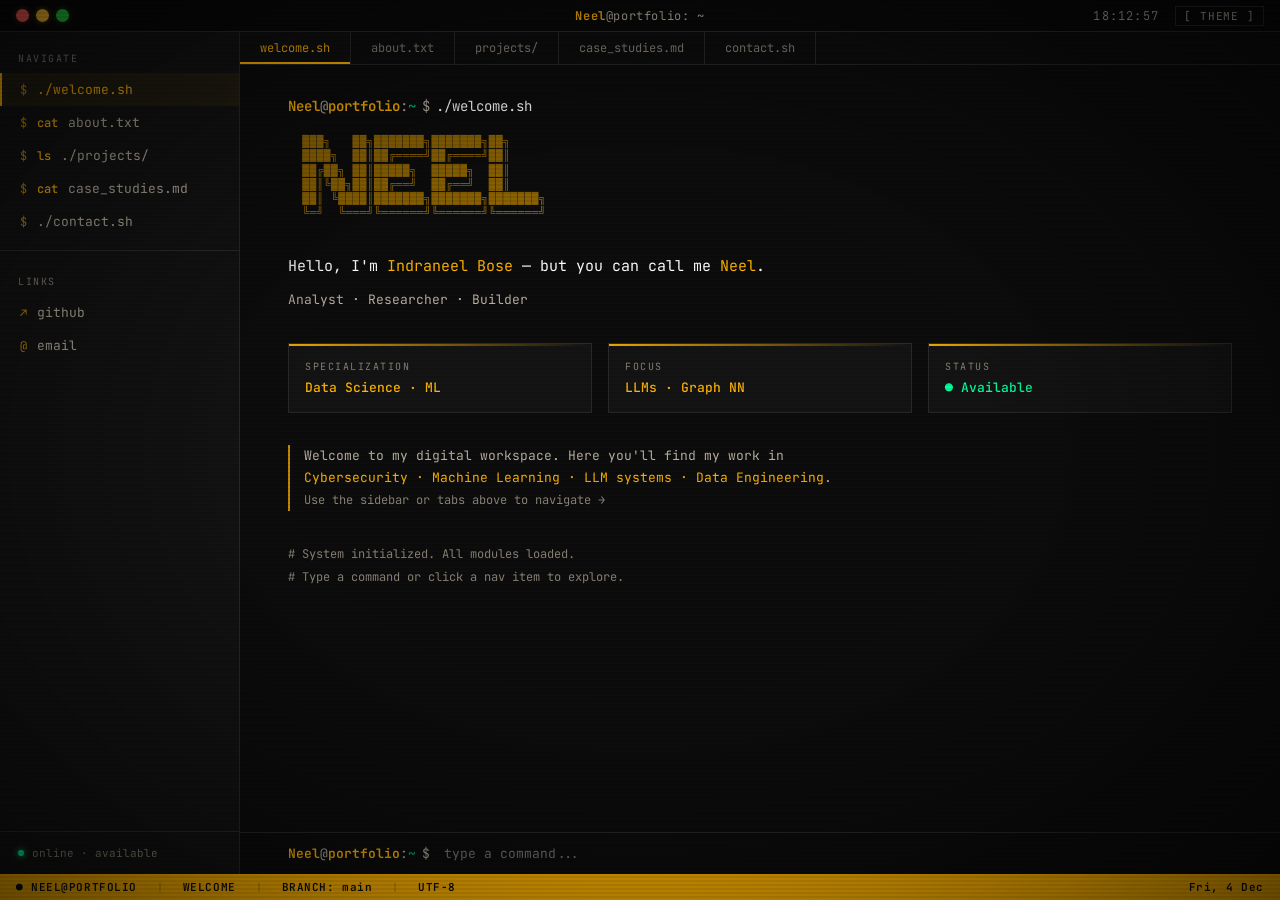
<file: index.html>
<!DOCTYPE html>
<html lang="en">

<head>
    <meta charset="UTF-8">
    <meta name="viewport" content="width=device-width, initial-scale=1.0">
    <title>Neel@portfolio: ~</title>
    <link rel="preconnect" href="https://fonts.googleapis.com">
    <link rel="preconnect" href="https://fonts.gstatic.com" crossorigin>
    <link
        href="https://fonts.googleapis.com/css2?family=Fira+Code:wght@300;400;500;600;700&family=JetBrains+Mono:wght@300;400;500;700&display=swap"
        rel="stylesheet">
    <link rel="stylesheet" href="style.css">
</head>

<body>
    <div class="os-shell">
        <div class="topbar">
            <div class="topbar-dots">
                <span class="dot red"></span>
                <span class="dot yellow"></span>
                <span class="dot green"></span>
            </div>
            <div class="topbar-title">
                <span class="host">Neel</span>@portfolio: ~
            </div>
            <div class="topbar-right">
                <span class="topbar-clock" id="clock">--:--:--</span>
                <button class="theme-btn" id="theme-btn">[ THEME ]</button>
                <button class="hamburger" id="hamburger" aria-label="Menu">
                    <span></span>
                    <span></span>
                    <span></span>
                </button>
            </div>
        </div>
        <div class="mobile-nav-overlay" id="mobile-nav-overlay"></div>
        <nav class="mobile-nav" id="mobile-nav">
            <div class="mobile-nav-header">
                <span class="mobile-nav-title">Neel@portfolio</span>
                <button class="mobile-nav-close" id="mobile-nav-close">&times;</button>
            </div>
            <div class="mobile-nav-section">
                <div class="sidebar-label">navigate</div>
                <a class="nav-item active" data-section="welcome" onclick="closeMobileNav()">
                    <span class="nav-icon">$</span>
                    <span>./welcome.sh</span>
                </a>
                <a class="nav-item" data-section="about" onclick="closeMobileNav()">
                    <span class="nav-icon">$</span>
                    <span class="nav-cmd">cat</span> about.txt
                </a>
                <a class="nav-item" data-section="projects" onclick="closeMobileNav()">
                    <span class="nav-icon">$</span>
                    <span class="nav-cmd">ls</span> ./projects/
                </a>
                <a class="nav-item" data-section="cases" onclick="closeMobileNav()">
                    <span class="nav-icon">$</span>
                    <span class="nav-cmd">cat</span> case_studies.md
                </a>
                <a class="nav-item" data-section="contact" onclick="closeMobileNav()">
                    <span class="nav-icon">$</span>
                    <span>./contact.sh</span>
                </a>
            </div>
            <div class="mobile-nav-divider"></div>
            <div class="mobile-nav-section">
                <div class="sidebar-label">links</div>
                <a class="nav-item" href="https://github.com/kaun-neel" target="_blank">
                    <span class="nav-icon">↗</span> github
                </a>
                <a class="nav-item" href="mailto:indraneelbose89191@gmail.com">
                    <span class="nav-icon">@</span> email
                </a>
            </div>
            <div class="mobile-nav-footer">
                <div class="sidebar-status">
                    <span class="status-dot"></span>
                    online · available
                </div>
            </div>
        </nav>
        <aside class="sidebar">
            <div class="sidebar-section">
                <div class="sidebar-label">navigate</div>
                <a class="nav-item active" data-section="welcome">
                    <span class="nav-icon">$</span>
                    <span>./welcome.sh</span>
                </a>
                <a class="nav-item" data-section="about">
                    <span class="nav-icon">$</span>
                    <span class="nav-cmd">cat</span> about.txt
                </a>
                <a class="nav-item" data-section="projects">
                    <span class="nav-icon">$</span>
                    <span class="nav-cmd">ls</span> ./projects/
                </a>
                <a class="nav-item" data-section="cases">
                    <span class="nav-icon">$</span>
                    <span class="nav-cmd">cat</span> case_studies.md
                </a>
                <a class="nav-item" data-section="contact">
                    <span class="nav-icon">$</span>
                    <span>./contact.sh</span>
                </a>
            </div>
            <div class="sidebar-divider"></div>
            <div class="sidebar-section">
                <div class="sidebar-label">links</div>
                <a class="nav-item" href="https://github.com/kaun-neel" target="_blank">
                    <span class="nav-icon">↗</span> github
                </a>
                <a class="nav-item" href="mailto:indraneelbose89191@gmail.com">
                    <span class="nav-icon">@</span> email
                </a>
            </div>
            <div class="sidebar-bottom">
                <div class="sidebar-status">
                    <span class="status-dot"></span>
                    online · available
                </div>
            </div>
        </aside>
        <main class="main">
            <div class="tab-bar" id="tab-bar">
                <div class="tab active" data-section="welcome">welcome.sh</div>
                <div class="tab" data-section="about">about.txt</div>
                <div class="tab" data-section="projects">projects/</div>
                <div class="tab" data-section="cases">case_studies.md</div>
                <div class="tab" data-section="contact">contact.sh</div>
            </div>
            <div class="content-scroll">
                <div class="term-section active" id="sec-welcome">
                    <div class="welcome-section" style="padding:0">
                        <div class="prompt-line">
                            <span class="p-user">Neel</span><span class="p-at">@</span><span
                                class="p-host">portfolio</span><span class="p-colon">:</span><span
                                class="p-path">~</span><span class="p-dollar">$</span><span
                                class="p-cmd">./welcome.sh</span>
                        </div>
                        <div class="welcome-header"
                            style="display: flex; justify-content: flex-start; align-items: flex-end; margin-bottom: 32px; position: relative;">
                            <pre class="welcome-ascii" style="margin-bottom: 0;">
  ███╗   ██╗███████╗███████╗██╗
  ████╗  ██║██╔════╝██╔════╝██║
  ██╔██╗ ██║█████╗  █████╗  ██║
  ██║╚██╗██║██╔══╝  ██╔══╝  ██║
  ██║ ╚████║███████╗███████╗███████╗
  ╚═╝  ╚═══╝╚══════╝╚══════╝╚══════╝</pre>
                        </div>
                        <div style="margin-bottom: 28px;">
                            <p class="welcome-text">
                                Hello, I'm <span class="hl">Indraneel Bose</span> — but you can call me <span
                                    class="hl">Neel</span>.
                            </p>
                            <p class="welcome-text" style="color: var(--text-dim); font-size:13px; margin-top:6px;">
                                Analyst · Researcher · Builder
                            </p>
                        </div>
                        <div class="welcome-meta">
                            <div class="meta-card">
                                <div class="label">Specialization</div>
                                <div class="value">Data Science · ML</div>
                            </div>
                            <div class="meta-card">
                                <div class="label">Focus</div>
                                <div class="value">LLMs · Graph NN</div>
                            </div>
                            <div class="meta-card">
                                <div class="label">Status</div>
                                <div class="value" style="color: var(--green);">● Available</div>
                            </div>
                        </div>
                        <div class="welcome-hint">
                            Welcome to my digital workspace. Here you'll find my work in<br>
                            <span style="color:var(--amber)">Cybersecurity · Machine Learning · LLM systems · Data
                                Engineering</span>.<br>
                            <span style="color:var(--text-muted); font-size:12px;">Use the sidebar or tabs above to
                                navigate →</span>
                        </div>
                        <div style="margin-top: 32px; color: var(--text-muted); font-size: 12px; line-height: 1.9;">
                            <p># System initialized. All modules loaded.</p>
                            <p># Type a command or click a nav item to explore.</p>
                        </div>
                    </div>
                </div>
                <div class="term-section" id="sec-about">
                    <div class="prompt-line">
                        <span class="p-user">Neel</span><span class="p-at">@</span><span
                            class="p-host">portfolio</span><span class="p-colon">:</span><span
                            class="p-path">~</span><span class="p-dollar">$</span><span class="p-cmd">cat
                            about.txt</span>
                    </div>
                    <div class="about-grid">
                        <div class="about-bio">
                            <p>Hello! I'm <span class="hl">Neel</span> — a passionate analyst who loves to dig into data
                                and uncover what's really going on beneath the surface.</p>
                            <p>I specialize in <span class="hl">Data Science</span> and <span class="hl">Machine
                                    Learning</span>, with a particular interest in Graph Neural Networks, LLM systems,
                                and deep learning applications.</p>
                            <p>When I'm not building models, I'm probably researching the next interesting problem — or
                                shipping a side project that goes from <em>"cool idea"</em> to <em>"why did I start
                                    this"</em> real fast.</p>
                            <p class="comment"># Currently exploring: multi-agent architectures, climate modeling with
                                neural surrogates, and graph-based social analytics.</p>
                        </div>
                        <div class="stack-panel">
                            <div class="stack-header">
                                <span class="dot-g"></span>
                                stack.json — technologies
                            </div>
                            <div class="stack-body">
                                <span class="stack-item">Python</span>
                                <span class="stack-item">JavaScript</span>
                                <span class="stack-item">TypeScript</span>
                                <span class="stack-item">Go</span>
                                <span class="stack-item">C++</span>
                                <span class="stack-item">Java</span>
                                <span class="stack-item">Node.js</span>
                                <span class="stack-item">HTML5</span>
                                <span class="stack-item">CSS3</span>
                                <span class="stack-item">Firebase</span>
                                <span class="stack-item">Docker</span>
                                <span class="stack-item">Kubernetes</span>
                                <span class="stack-item">Git</span>
                                <span class="stack-item">GitHub</span>
                                <span class="stack-item">GCP</span>
                                <span class="stack-item">C</span>
                            </div>
                        </div>
                    </div>
                </div>
                <div class="term-section" id="sec-projects">
                    <div class="prompt-line">
                        <span class="p-user">Neel</span><span class="p-at">@</span><span
                            class="p-host">portfolio</span><span class="p-colon">:</span><span
                            class="p-path">~</span><span class="p-dollar">$</span><span class="p-cmd">ls -la
                            ./projects/</span>
                    </div>
                    <div class="projects-grid">
                        <div class="project-card" onclick="navigate('proj-graphy')" style="cursor: pointer;">
                            <div class="project-tag">01 · Data Science</div>
                            <div class="project-name">Graphy.io</div>
                            <div class="project-desc">Social Network Analysis using Graph Neural Networks. Analyzes
                                structural patterns in social graphs to understand community formation and influence
                                propagation.</div>
                            <div class="project-footer">
                                <div class="project-langs">
                                    <span class="lang-badge">Python</span>
                                    <span class="lang-badge">GNN</span>
                                </div>
                                <a class="project-link" href="#"
                                    onclick="event.stopPropagation(); navigate('proj-graphy'); return false;">[view
                                    source →]</a>
                            </div>
                        </div>
                        <div class="project-card" onclick="navigate('proj-debate')" style="cursor: pointer;">
                            <div class="project-tag">02 · AI / LLMs</div>
                            <div class="project-name">MultiAgent-Debate-DAG-Model</div>
                            <div class="project-desc">A sophisticated debate simulation where two AI agents (Scientist
                                vs Philosopher) engage in structured arguments using LangGraph DAG workflows.</div>
                            <div class="project-footer">
                                <div class="project-langs">
                                    <span class="lang-badge">Python</span>
                                    <span class="lang-badge">LangGraph</span>
                                </div>
                                <a class="project-link" href="https://github.com/kaun-neel/multiagent-dag-workflow"
                                    target="_blank" onclick="event.stopPropagation();">[view source →]</a>
                            </div>
                        </div>
                        <div class="project-card" onclick="navigate('proj-tempestra')" style="cursor: pointer;">
                            <div class="project-tag">03 · Deep Learning</div>
                            <div class="project-name">Tempestra</div>
                            <div class="project-desc">A deep learning climate model surrogate using advanced neural
                                networks to predict weather patterns and storm trajectories across different regions.
                            </div>
                            <div class="project-footer">
                                <div class="project-langs">
                                    <span class="lang-badge">Python</span>
                                    <span class="lang-badge">PyTorch</span>
                                </div>
                                <a class="project-link" href="#"
                                    onclick="event.stopPropagation(); navigate('proj-tempestra'); return false;">[view
                                    source →]</a>
                            </div>
                        </div>
                        <div class="project-card" onclick="navigate('proj-ridescout')" style="cursor: pointer;">
                            <div class="project-tag">04 · Data Science</div>
                            <div class="project-name">RideScout</div>
                            <div class="project-desc">Compare cab prices across multiple apps using Droidrun and LLMs.
                            </div>
                            <div class="project-footer">
                                <div class="project-langs">
                                    <span class="lang-badge">Python</span>
                                    <span class="lang-badge">LLMs</span>
                                </div>
                                <a class="project-link" href="#"
                                    onclick="event.stopPropagation(); navigate('proj-ridescout'); return false;">[view
                                    source →]</a>
                            </div>
                        </div>
                        <div class="project-card" onclick="navigate('proj-ghostshell')" style="cursor: pointer;">
                            <div class="project-tag">05 · Systems Development</div>
                            <div class="project-name">GhostShell</div>
                            <div class="project-desc">A fully functional Unix shell built entirely from scratch in
                                Haskell, featuring a beautiful web-based terminal UI.</div>
                            <div class="project-footer">
                                <div class="project-langs">
                                    <span class="lang-badge">Haskell</span>
                                    <span class="lang-badge">Web UI</span>
                                </div>
                                <a class="project-link" href="#"
                                    onclick="event.stopPropagation(); navigate('proj-ghostshell'); return false;">[view
                                    source →]</a>
                            </div>
                        </div>
                        <div class="project-card" onclick="navigate('proj-exo')" style="cursor: pointer;">
                            <div class="project-tag">06 · Data Engineering</div>
                            <div class="project-name">Exoplanets-Habitability-Scorer Public</div>
                            <div class="project-desc">A fully functional Exoplanet Habitability Scoring Engine built
                                entirely in SQL, using real observational data sourced from NASA's Planetary Systems
                                Composite Parameters archive.</div>
                            <div class="project-footer">
                                <div class="project-langs">
                                    <span class="lang-badge">SQL</span>
                                </div>
                                <a class="project-link" href="#"
                                    onclick="event.stopPropagation(); navigate('proj-exo'); return false;">[view source
                                    →]</a>
                            </div>
                        </div>
                    </div>
                </div>
                <div class="term-section" id="sec-proj-graphy" data-src="projects/graphy.html">
                    <!-- Content loaded dynamically via fetch -->
                </div>
                <div class="term-section" id="sec-proj-debate" data-src="projects/debate_model.html">
                    <!-- Content loaded dynamically via fetch -->
                </div>
                <div class="term-section" id="sec-proj-tempestra" data-src="projects/tempestra.html">
                    <!-- Content loaded dynamically via fetch -->
                </div>
                <div class="term-section" id="sec-proj-ridescout" data-src="projects/ridescout.html">
                    <!-- Content loaded dynamically via fetch -->
                </div>
                <div class="term-section" id="sec-proj-ghostshell" data-src="projects/ghostshell.html">
                    <!-- Content loaded dynamically via fetch -->
                </div>
                <div class="term-section" id="sec-proj-exo" data-src="projects/exoplanets.html">
                    <!-- Content loaded dynamically via fetch -->
                </div>
                <div class="term-section" id="sec-cases">
                    <div class="prompt-line">
                        <span class="p-user">Neel</span><span class="p-at">@</span><span
                            class="p-host">portfolio</span><span class="p-colon">:</span><span
                            class="p-path">~</span><span class="p-dollar">$</span><span class="p-cmd">cat
                            case_studies.md</span>
                    </div>
                    <p style="color:var(--text-dim); font-size:12px; margin-bottom:24px;"># Scanning for detailed
                        reports and architecture deep-dives...</p>
                    <div class="projects-grid">
                        <div class="project-card" onclick="navigate('case-exo')" style="cursor: pointer;">
                            <div class="project-tag">Case Study</div>
                            <div class="project-name">NASA Habitability Scorer Case Study</div>
                            <div class="project-desc">A fully functional Exoplanet Habitability Scoring Engine built
                                entirely in SQL, using real observational data sourced from NASA's Planetary Systems
                                Composite Parameters archive.</div>
                            <div class="project-footer">
                                <div class="project-langs">
                                    <span class="lang-badge">SQL</span>
                                    <span class="lang-badge">Data Engineering</span>
                                </div>
                                <a class="project-link" href="#"
                                    onclick="event.stopPropagation(); navigate('case-exo'); return false;">[view details
                                    →]</a>
                            </div>
                        </div>
                        <div class="project-card" onclick="navigate('case-adversarial')" style="cursor: pointer;">
                            <div class="project-tag">Case Study</div>
                            <div class="project-name">Adversarial Robustness: Cat-to-Object Perception Gap</div>
                            <div class="project-desc">Empirical characterization of CNN brittleness using I-FGSM attacks to demonstrate the Perception Gap — where humans see a cat but ResNet-50 sees a rug with 99%+ confidence.</div>
                            <div class="project-footer">
                                <div class="project-langs">
                                    <span class="lang-badge">PyTorch</span>
                                    <span class="lang-badge">Adversarial ML</span>
                                </div>
                                <a class="project-link" href="#"
                                    onclick="event.stopPropagation(); navigate('case-adversarial'); return false;">[view details
                                    →]</a>
                            </div>
                        </div>
                    </div>
                </div>
                <div class="term-section" id="sec-case-exo" data-src="cases/nasa_exoplanet_scorer.html">
                    <!-- Content loaded dynamically via fetch -->
                </div>
                <div class="term-section" id="sec-case-adversarial" data-src="cases/adversarial_robustness.html">
                    <!-- Content loaded dynamically via fetch -->
                </div>
                <div class="term-section" id="sec-contact">
                    <div class="prompt-line">
                        <span class="p-user">Neel</span><span class="p-at">@</span><span
                            class="p-host">portfolio</span><span class="p-colon">:</span><span
                            class="p-path">~</span><span class="p-dollar">$</span><span
                            class="p-cmd">./contact.sh</span>
                    </div>
                    <p style="color:var(--text-dim); font-size:12px; margin-bottom:24px;"># Initiating connection
                        protocols...</p>
                    <div class="contact-layout">
                        <div class="contact-links">
                            <div class="contact-link-item">
                                <div class="contact-icon">EMAIL</div>
                                <div class="contact-info">
                                    <div class="label">Primary</div>
                                    <a href="mailto:indraneelbose89191@gmail.com">indraneelbose89191@gmail.com</a>
                                </div>
                            </div>
                            <div class="contact-link-item">
                                <div class="contact-icon">GITHUB</div>
                                <div class="contact-info">
                                    <div class="label">Source Code</div>
                                    <a href="https://github.com/kaun-neel" target="_blank">github.com/kaun-neel</a>
                                </div>
                            </div>
                            <div class="contact-link-item">
                                <div class="contact-icon">SO</div>
                                <div class="contact-info">
                                    <div class="label">Stack Overflow</div>
                                    <a href="https://stackoverflow.com/users/19200067/indraneel-bose"
                                        target="_blank">indraneel-bose</a>
                                </div>
                            </div>
                        </div>
                        <div class="contact-form">
                            <div class="form-title">// send_message.sh</div>
                            <div class="form-group">
                                <label>$ name:</label>
                                <input type="text" placeholder="your name" id="f-name">
                            </div>
                            <div class="form-group">
                                <label>$ email:</label>
                                <input type="email" placeholder="your@email.com" id="f-email">
                            </div>
                            <div class="form-group">
                                <label>$ message:</label>
                                <textarea rows="4" placeholder="what's on your mind?" id="f-msg"></textarea>
                            </div>
                            <button class="btn-send" onclick="handleSend()">[ SEND MESSAGE ]</button>
                        </div>
                    </div>
                </div>
            </div>
            <div class="input-line">
                <span class="input-prompt">
                    <span class="p-user">Neel</span><span class="p-at">@</span><span
                        class="p-host">portfolio</span><span class="p-colon">:</span><span class="p-path">~</span><span
                        class="p-dollar">$</span>
                </span>
                <input class="input-field" id="cmd-input" placeholder="type a command..." autocomplete="off"
                    spellcheck="false">
            </div>
        </main>
        <div class="statusbar">
            <span class="sb-item">● NEEL@PORTFOLIO</span>
            <span class="sb-sep">|</span>
            <span class="sb-item" id="sb-section">WELCOME</span>
            <span class="sb-sep">|</span>
            <span class="sb-item">BRANCH: main</span>
            <span class="sb-sep">|</span>
            <span class="sb-item">UTF-8</span>
            <span class="sb-item sb-right" id="sb-date"></span>
        </div>
    </div>
    <script src="js/script.js"></script>
</body>

</html>
</file>
<file: style.css>
:root {
            --bg: #0d0d0d;
            --bg2: #111111;
            --panel: #141414;
            --border: #2a2a2a;
            --amber: #ffb300;
            --amber-dim: #c48a00;
            --amber-glow: rgba(255, 179, 0, 0.15);
            --amber-glow2: rgba(255, 179, 0, 0.06);
            --green: #00ff9d;
            --green-dim: #00c97e;
            --red: #ff4f4f;
            --text: #ffffff;
            --text-dim: #b8b0a0;
            --text-muted: #8a8276;
            --cursor: #ffb300;
            --scrollbar: #2a2a2a;
        }
        * {
            margin: 0;
            padding: 0;
            box-sizing: border-box;
        }
        html, body {
            width: 100%;
            height: 100%;
            background: var(--bg);
            color: var(--text);
            font-family: 'JetBrains Mono', 'Fira Code', monospace;
            font-size: 14px;
            overflow: hidden;
            -webkit-overflow-scrolling: touch;
        }
        @media (max-width: 768px) {
            html, body {
                overflow: hidden;
            }
            .content-scroll::-webkit-scrollbar,
            .sidebar::-webkit-scrollbar,
            .tab-bar::-webkit-scrollbar {
                display: none;
            }
            .content-scroll,
            .sidebar,
            .tab-bar {
                -ms-overflow-style: none;
                scrollbar-width: none;
            }
            .nav-item, .tab {
                touch-action: manipulation;
            }
        }
        body::before {
            content: '';
            position: fixed;
            inset: 0;
            background: repeating-linear-gradient(
                0deg,
                transparent,
                transparent 2px,
                rgba(0,0,0,0.08) 2px,
                rgba(0,0,0,0.08) 4px
            );
            pointer-events: none;
            z-index: 9999;
        }
        body::after {
            content: '';
            position: fixed;
            inset: 0;
            background: radial-gradient(ellipse at center, transparent 40%, rgba(0,0,0,0.6) 100%);
            pointer-events: none;
            z-index: 9998;
        }
        .os-shell {
            display: grid;
            grid-template-rows: 32px 1fr 26px;
            grid-template-columns: 240px 1fr;
            width: 100vw;
            height: 100vh;
        }
        .topbar {
            grid-column: 1 / -1;
            grid-row: 1;
            background: #0a0a0a;
            border-bottom: 1px solid var(--border);
            display: flex;
            align-items: center;
            padding: 0 16px;
            gap: 12px;
            position: relative;
        }
        .topbar-dots {
            display: flex;
            gap: 7px;
        }
        .dot {
            width: 13px;
            height: 13px;
            border-radius: 50%;
            cursor: pointer;
            transition: filter 0.2s;
        }
        .dot:hover { filter: brightness(1.3); }
        .dot.red { background: #ff5f56; box-shadow: 0 0 6px rgba(255,95,86,0.4); }
        .dot.yellow { background: #ffbd2e; box-shadow: 0 0 6px rgba(255,189,46,0.4); }
        .dot.green { background: #27c93f; box-shadow: 0 0 6px rgba(39,201,63,0.4); }
        .topbar-title {
            position: absolute;
            left: 50%;
            transform: translateX(-50%);
            color: var(--text-dim);
            font-size: 12px;
            letter-spacing: 0.05em;
        }
        .topbar-title .host { color: var(--amber); font-weight: 600; }
        .topbar-right {
            margin-left: auto;
            display: flex;
            align-items: center;
            gap: 16px;
        }
        .topbar-clock {
            color: var(--text-dim);
            font-size: 12px;
            font-weight: 300;
            letter-spacing: 0.1em;
        }
        .theme-btn {
            background: transparent;
            border: 1px solid var(--border);
            color: var(--text-dim);
            font-family: inherit;
            font-size: 11px;
            padding: 2px 8px;
            cursor: pointer;
            transition: all 0.2s;
            letter-spacing: 0.08em;
        }
        .theme-btn:hover {
            border-color: var(--amber);
            color: var(--amber);
            box-shadow: 0 0 8px var(--amber-glow);
        }
        .sidebar {
            grid-column: 1;
            grid-row: 2;
            background: var(--panel);
            border-right: 1px solid var(--border);
            display: flex;
            flex-direction: column;
            overflow: hidden;
        }
        .sidebar-section {
            padding: 20px 0 8px;
        }
        .sidebar-label {
            font-size: 10px;
            color: var(--text-muted);
            letter-spacing: 0.15em;
            text-transform: uppercase;
            padding: 0 18px;
            margin-bottom: 8px;
        }
        .nav-item {
            display: flex;
            align-items: center;
            gap: 10px;
            padding: 8px 18px;
            cursor: pointer;
            color: var(--text-dim);
            font-size: 13px;
            transition: all 0.15s;
            border-left: 2px solid transparent;
            text-decoration: none;
            position: relative;
            overflow: hidden;
        }
        .nav-item::before {
            content: '';
            position: absolute;
            inset: 0;
            background: var(--amber-glow2);
            opacity: 0;
            transition: opacity 0.2s;
        }
        .nav-item:hover::before,
        .nav-item.active::before {
            opacity: 1;
        }
        .nav-item:hover,
        .nav-item.active {
            color: var(--amber);
            border-left-color: var(--amber);
        }
        .nav-item.active {
            box-shadow: inset 0 0 20px rgba(255,179,0,0.04);
        }
        .nav-icon { font-size: 12px; color: var(--amber-dim); }
        .nav-cmd { color: var(--amber); font-weight: 500; font-size: 12px; }
        .sidebar-divider {
            height: 1px;
            background: var(--border);
            margin: 4px 0;
        }
        .sidebar-bottom {
            margin-top: auto;
            padding: 14px 18px;
            border-top: 1px solid var(--border);
        }
        .sidebar-status {
            display: flex;
            align-items: center;
            gap: 8px;
            font-size: 11px;
            color: var(--text-muted);
        }
        .status-dot {
            width: 6px;
            height: 6px;
            border-radius: 50%;
            background: var(--green);
            box-shadow: 0 0 6px var(--green);
            animation: pulse 2s infinite;
        }
        @keyframes pulse {
            0%, 100% { opacity: 1; }
            50% { opacity: 0.4; }
        }
        .main {
            grid-column: 2;
            grid-row: 2;
            display: flex;
            flex-direction: column;
            overflow: hidden;
            position: relative;
        }
        .tab-bar {
            display: flex;
            background: #0e0e0e;
            border-bottom: 1px solid var(--border);
            flex-shrink: 0;
        }
        .tab {
            padding: 8px 20px;
            font-size: 12px;
            color: var(--text-muted);
            cursor: pointer;
            border-right: 1px solid var(--border);
            transition: all 0.15s;
            position: relative;
            white-space: nowrap;
        }
        .tab::after {
            content: '';
            position: absolute;
            bottom: 0;
            left: 0;
            right: 0;
            height: 2px;
            background: var(--amber);
            transform: scaleX(0);
            transition: transform 0.2s;
        }
        .tab.active {
            color: var(--amber);
            background: var(--bg2);
        }
        .tab.active::after {
            transform: scaleX(1);
        }
        .tab:hover:not(.active) {
            color: var(--text);
            background: rgba(255,255,255,0.02);
        }
        .content-scroll {
            flex: 1;
            overflow-y: auto;
            overflow-x: hidden;
            padding: 0;
            scrollbar-width: thin;
            scrollbar-color: var(--scrollbar) transparent;
        }
        .content-scroll::-webkit-scrollbar {
            width: 4px;
        }
        .content-scroll::-webkit-scrollbar-track {
            background: transparent;
        }
        .content-scroll::-webkit-scrollbar-thumb {
            background: var(--scrollbar);
            border-radius: 2px;
        }
        .term-section {
            padding: 32px 48px;
            display: none;
            animation: fadeIn 0.3s ease;
        }
        .term-section.active {
            display: block;
        }
        @keyframes fadeIn {
            from { opacity: 0; transform: translateY(6px); }
            to { opacity: 1; transform: translateY(0); }
        }
        .prompt-line {
            display: flex;
            align-items: center;
            gap: 0;
            margin-bottom: 20px;
            font-size: 14px;
        }
        .p-user { color: var(--amber); font-weight: 600; }
        .p-at { color: var(--text-dim); }
        .p-host { color: var(--amber); font-weight: 600; }
        .p-colon { color: var(--text-dim); }
        .p-path { color: var(--green-dim); }
        .p-dollar { color: var(--text-dim); margin: 0 6px; }
        .p-cmd { color: var(--text); }
        .welcome-section {
            padding: 40px 48px;
        }
        .welcome-ascii {
            font-size: 11px;
            line-height: 1.3;
            color: var(--amber-dim);
            margin-bottom: 32px;
            opacity: 0.7;
            letter-spacing: 0.05em;
        }
        .welcome-text {
            font-size: 15px;
            line-height: 1.8;
            color: var(--text);
            margin-bottom: 8px;
        }
        .welcome-text .hl { color: var(--amber); }
        .welcome-text .hl-green { color: var(--green); }
        .welcome-meta {
            display: grid;
            grid-template-columns: repeat(3, 1fr);
            gap: 16px;
            margin: 32px 0;
        }
        .meta-card {
            background: var(--panel);
            border: 1px solid var(--border);
            padding: 16px;
            position: relative;
            overflow: hidden;
            transition: border-color 0.2s;
        }
        .meta-card::before {
            content: '';
            position: absolute;
            top: 0;
            left: 0;
            right: 0;
            height: 2px;
            background: linear-gradient(90deg, var(--amber), transparent);
        }
        .meta-card:hover {
            border-color: var(--amber-dim);
        }
        .meta-card .label {
            font-size: 10px;
            color: var(--text-muted);
            letter-spacing: 0.15em;
            text-transform: uppercase;
            margin-bottom: 6px;
        }
        .meta-card .value {
            font-size: 13px;
            color: var(--amber);
            font-weight: 500;
        }
        .welcome-hint {
            color: var(--text-dim);
            font-size: 13px;
            border-left: 2px solid var(--amber-dim);
            padding-left: 14px;
            margin-top: 24px;
            line-height: 1.7;
        }
        .about-grid {
            display: grid;
            grid-template-columns: 1fr 1fr;
            gap: 32px;
            margin-top: 8px;
        }
        .about-bio {
            line-height: 1.9;
            color: var(--text);
            font-size: 13.5px;
        }
        .about-bio p { margin-bottom: 14px; }
        .about-bio .hl { color: var(--amber); }
        .about-bio .comment { color: var(--text-dim); font-size: 12px; font-style: italic; }
        .stack-panel {
            background: var(--panel);
            border: 1px solid var(--border);
        }
        .stack-header {
            padding: 12px 16px;
            border-bottom: 1px solid var(--border);
            display: flex;
            align-items: center;
            gap: 8px;
            font-size: 11px;
            color: var(--text-dim);
            letter-spacing: 0.1em;
        }
        .stack-header .dot-g {
            width: 8px; height: 8px; border-radius: 50%;
            background: var(--green);
            box-shadow: 0 0 6px var(--green);
        }
        .stack-body {
            padding: 16px;
            display: grid;
            grid-template-columns: 1fr 1fr;
            gap: 4px 16px;
        }
        .stack-item {
            display: flex;
            align-items: center;
            gap: 8px;
            padding: 5px 0;
            font-size: 12px;
            color: var(--text-dim);
            border-bottom: 1px solid var(--border);
            transition: color 0.15s;
        }
        .stack-item:hover { color: var(--amber); }
        .stack-item::before { content: '├──'; color: var(--border); }
        .stack-item:last-child::before { content: '└──'; }
        .projects-grid {
            display: grid;
            grid-template-columns: repeat(auto-fill, minmax(320px, 1fr));
            gap: 20px;
            margin-top: 8px;
        }
        .project-card {
            background: var(--panel);
            border: 1px solid var(--border);
            padding: 20px;
            position: relative;
            overflow: hidden;
            cursor: pointer;
            transition: all 0.2s;
        }
        .project-card::before {
            content: '';
            position: absolute;
            top: 0; left: 0;
            width: 100%; height: 100%;
            background: var(--amber-glow2);
            opacity: 0;
            transition: opacity 0.3s;
        }
        .project-card:hover {
            border-color: var(--amber-dim);
            box-shadow: 0 0 20px rgba(255,179,0,0.06);
        }
        .project-card:hover::before { opacity: 1; }
        .project-tag {
            font-size: 10px;
            color: var(--amber-dim);
            letter-spacing: 0.15em;
            text-transform: uppercase;
            margin-bottom: 10px;
        }
        .project-name {
            font-size: 15px;
            font-weight: 600;
            color: var(--amber);
            margin-bottom: 10px;
        }
        .project-desc {
            font-size: 12px;
            color: var(--text-dim);
            line-height: 1.7;
            margin-bottom: 16px;
        }
        .project-footer {
            display: flex;
            align-items: center;
            justify-content: space-between;
            border-top: 1px solid var(--border);
            padding-top: 12px;
        }
        .project-langs {
            display: flex;
            gap: 6px;
        }
        .lang-badge {
            font-size: 10px;
            padding: 2px 7px;
            border: 1px solid var(--border);
            color: var(--text-muted);
        }
        .project-link {
            color: var(--green);
            font-size: 11px;
            text-decoration: none;
            transition: color 0.15s;
            letter-spacing: 0.05em;
        }
        .project-link:hover { color: var(--amber); }
        .contact-layout {
            display: grid;
            grid-template-columns: 1fr 1.2fr;
            gap: 40px;
            margin-top: 8px;
        }
        .contact-links { }
        .contact-link-item {
            display: flex;
            align-items: flex-start;
            gap: 14px;
            padding: 14px 0;
            border-bottom: 1px solid var(--border);
        }
        .contact-icon {
            color: var(--amber);
            font-size: 13px;
            width: 60px;
            flex-shrink: 0;
        }
        .contact-info .label {
            font-size: 10px;
            color: var(--text-muted);
            letter-spacing: 0.1em;
            text-transform: uppercase;
            margin-bottom: 4px;
        }
        .contact-info a {
            color: var(--text);
            text-decoration: none;
            font-size: 12px;
            transition: color 0.15s;
        }
        .contact-info a:hover { color: var(--amber); }
        .contact-form {
            background: var(--panel);
            border: 1px solid var(--border);
            padding: 24px;
        }
        .form-title {
            font-size: 11px;
            color: var(--text-dim);
            letter-spacing: 0.15em;
            text-transform: uppercase;
            margin-bottom: 20px;
            padding-bottom: 12px;
            border-bottom: 1px solid var(--border);
        }
        .form-group {
            margin-bottom: 18px;
        }
        .form-group label {
            display: block;
            font-size: 11px;
            color: var(--amber-dim);
            letter-spacing: 0.1em;
            margin-bottom: 6px;
        }
        .form-group input,
        .form-group textarea {
            width: 100%;
            background: var(--bg);
            border: 1px solid var(--border);
            border-top-color: transparent;
            border-left-color: transparent;
            border-right-color: transparent;
            color: var(--text);
            font-family: inherit;
            font-size: 13px;
            padding: 8px 4px;
            outline: none;
            transition: border-color 0.2s;
            resize: vertical;
        }
        .form-group input:focus,
        .form-group textarea:focus {
            border-bottom-color: var(--amber);
            background: rgba(255,179,0,0.02);
        }
        .form-group input::placeholder,
        .form-group textarea::placeholder {
            color: var(--text-muted);
        }
        .btn-send {
            width: 100%;
            background: transparent;
            border: 1px solid var(--amber-dim);
            color: var(--amber);
            font-family: inherit;
            font-size: 12px;
            padding: 10px;
            cursor: pointer;
            letter-spacing: 0.15em;
            text-transform: uppercase;
            transition: all 0.2s;
            position: relative;
            overflow: hidden;
        }
        .btn-send::before {
            content: '';
            position: absolute;
            inset: 0;
            background: var(--amber-glow);
            opacity: 0;
            transition: opacity 0.2s;
        }
        .btn-send:hover {
            box-shadow: 0 0 20px rgba(255,179,0,0.15);
        }
        .btn-send:hover::before { opacity: 1; }
        .music-player {
            margin-top: 8px;
        }
        .now-playing {
            background: var(--panel);
            border: 1px solid var(--border);
            padding: 24px;
            margin-bottom: 24px;
            display: flex;
            align-items: center;
            gap: 24px;
        }
        .album-art {
            width: 72px;
            height: 72px;
            background: var(--bg);
            border: 1px solid var(--border);
            display: flex;
            align-items: center;
            justify-content: center;
            font-size: 28px;
            flex-shrink: 0;
            position: relative;
            overflow: hidden;
        }
        .album-art::after {
            content: '';
            position: absolute;
            inset: 0;
            background: linear-gradient(135deg, var(--amber-glow), transparent);
        }
        .np-info { flex: 1; }
        .np-status {
            font-size: 10px;
            color: var(--green);
            letter-spacing: 0.15em;
            text-transform: uppercase;
            margin-bottom: 6px;
            display: flex;
            align-items: center;
            gap: 6px;
        }
        .np-status::before {
            content: '▶';
            font-size: 8px;
        }
        .np-title {
            font-size: 16px;
            font-weight: 600;
            color: var(--amber);
            margin-bottom: 4px;
        }
        .np-artist {
            font-size: 12px;
            color: var(--text-dim);
        }
        .np-controls {
            display: flex;
            gap: 10px;
        }
        .ctrl-btn {
            background: transparent;
            border: 1px solid var(--border);
            color: var(--text-dim);
            font-family: inherit;
            font-size: 13px;
            padding: 8px 14px;
            cursor: pointer;
            transition: all 0.2s;
        }
        .ctrl-btn:hover {
            border-color: var(--amber);
            color: var(--amber);
            box-shadow: 0 0 10px var(--amber-glow);
        }
        .visualizer {
            display: flex;
            align-items: flex-end;
            gap: 3px;
            height: 32px;
        }
        .visualizer span {
            display: block;
            width: 3px;
            background: var(--amber);
            border-radius: 1px;
            animation: eq 0.8s ease infinite;
            opacity: 0.8;
        }
        .visualizer.paused span {
            animation-play-state: paused;
        }
        .visualizer span:nth-child(1)  { height: 40%; animation-delay: 0.0s; }
        .visualizer span:nth-child(2)  { height: 70%; animation-delay: 0.1s; }
        .visualizer span:nth-child(3)  { height: 55%; animation-delay: 0.05s; }
        .visualizer span:nth-child(4)  { height: 85%; animation-delay: 0.2s; }
        .visualizer span:nth-child(5)  { height: 45%; animation-delay: 0.15s; }
        .visualizer span:nth-child(6)  { height: 90%; animation-delay: 0.25s; }
        .visualizer span:nth-child(7)  { height: 60%; animation-delay: 0.08s; }
        .visualizer span:nth-child(8)  { height: 75%; animation-delay: 0.18s; }
        .visualizer span:nth-child(9)  { height: 50%; animation-delay: 0.12s; }
        .visualizer span:nth-child(10) { height: 65%; animation-delay: 0.22s; }
        .visualizer span:nth-child(11) { height: 40%; animation-delay: 0.07s; }
        .visualizer span:nth-child(12) { height: 80%; animation-delay: 0.17s; }
        .visualizer span:nth-child(13) { height: 55%; animation-delay: 0.03s; }
        .visualizer span:nth-child(14) { height: 70%; animation-delay: 0.13s; }
        .visualizer span:nth-child(15) { height: 45%; animation-delay: 0.09s; }
        @keyframes eq {
            0%, 100% { transform: scaleY(1); }
            50% { transform: scaleY(0.3); }
        }
        .playlist-title {
            font-size: 10px;
            color: var(--text-muted);
            letter-spacing: 0.15em;
            text-transform: uppercase;
            margin-bottom: 12px;
        }
        .playlist-links {
            display: flex;
            gap: 12px;
        }
        .playlist-link {
            background: var(--panel);
            border: 1px solid var(--border);
            padding: 12px 20px;
            text-decoration: none;
            color: var(--text-dim);
            font-size: 12px;
            transition: all 0.2s;
            display: flex;
            align-items: center;
            gap: 8px;
        }
        .playlist-link:hover {
            border-color: var(--amber-dim);
            color: var(--amber);
        }
        .statusbar {
            grid-column: 1 / -1;
            grid-row: 3;
            background: var(--amber);
            display: flex;
            align-items: center;
            padding: 0 16px;
            gap: 20px;
            overflow: hidden;
        }
        .sb-item {
            font-size: 11px;
            color: #0d0d0d;
            font-weight: 600;
            letter-spacing: 0.05em;
            display: flex;
            align-items: center;
            gap: 6px;
            white-space: nowrap;
        }
        .sb-sep {
            color: rgba(0,0,0,0.3);
            font-size: 10px;
        }
        .sb-right {
            margin-left: auto;
        }
        body.light {
            --bg: #f5f2ec;
            --bg2: #ede9e0;
            --panel: #e8e4da;
            --border: #ccc5b0;
            --amber: #c17a00;
            --amber-dim: #9e6500;
            --amber-glow: rgba(193, 122, 0, 0.12);
            --amber-glow2: rgba(193, 122, 0, 0.05);
            --green: #1a7a50;
            --green-dim: #1d6b46;
            --red: #c0392b;
            --text: #1a1612;
            --text-dim: #6b5e4e;
            --text-muted: #9a8b7a;
            --cursor: #c17a00;
            --scrollbar: #ccc5b0;
        }
        .input-line {
            padding: 12px 48px;
            display: flex;
            align-items: center;
            border-top: 1px solid var(--border);
            background: var(--bg);
            flex-shrink: 0;
        }
        .input-prompt {
            white-space: nowrap;
            margin-right: 8px;
            font-size: 13px;
        }
        .input-field {
            flex: 1;
            background: transparent;
            border: none;
            outline: none;
            color: var(--text);
            font-family: inherit;
            font-size: 13px;
            caret-color: var(--amber);
        }
        .typewriter {
            overflow: hidden;
            white-space: nowrap;
            border-right: 2px solid var(--amber);
            animation: blink 1s step-end infinite;
        }
        .typewriter.done {
            border-right: none;
            white-space: normal;
            overflow: visible;
        }
        @keyframes blink {
            50% { border-right-color: transparent; }
        }
        .cursor {
            display: inline-block;
            width: 9px;
            height: 15px;
            background: var(--amber);
            animation: blink 1s step-end infinite;
            vertical-align: middle;
            margin-left: 2px;
        }
        .hamburger {
            display: none;
            flex-direction: column;
            justify-content: center;
            align-items: center;
            width: 28px;
            height: 28px;
            background: transparent;
            border: 1px solid var(--border);
            cursor: pointer;
            padding: 4px;
            gap: 4px;
        }
        .hamburger span {
            display: block;
            width: 16px;
            height: 2px;
            background: var(--text-dim);
            transition: all 0.2s;
        }
        .hamburger:hover span {
            background: var(--amber);
        }
        .hamburger.active span:nth-child(1) {
            transform: translateY(6px) rotate(45deg);
        }
        .hamburger.active span:nth-child(2) {
            opacity: 0;
        }
        .hamburger.active span:nth-child(3) {
            transform: translateY(-6px) rotate(-45deg);
        }
        .mobile-nav-overlay {
            display: none;
            position: fixed;
            inset: 0;
            background: rgba(0, 0, 0, 0.7);
            z-index: 999;
            opacity: 0;
            transition: opacity 0.3s;
        }
        .mobile-nav-overlay.active {
            display: block;
            opacity: 1;
        }
        .mobile-nav {
            display: none;
            position: fixed;
            top: 0;
            left: 0;
            width: 260px;
            height: 100vh;
            background: var(--panel);
            border-right: 1px solid var(--border);
            z-index: 1000;
            transform: translateX(-100%);
            transition: transform 0.3s ease;
            flex-direction: column;
            overflow-y: auto;
        }
        .mobile-nav.active {
            display: flex;
            transform: translateX(0);
        }
        .mobile-nav-header {
            display: flex;
            align-items: center;
            justify-content: space-between;
            padding: 12px 16px;
            border-bottom: 1px solid var(--border);
            background: var(--bg);
        }
        .mobile-nav-title {
            font-size: 12px;
            color: var(--amber);
            font-weight: 600;
        }
        .mobile-nav-close {
            background: transparent;
            border: none;
            color: var(--text-dim);
            font-size: 24px;
            cursor: pointer;
            line-height: 1;
            padding: 0;
            transition: color 0.2s;
        }
        .mobile-nav-close:hover {
            color: var(--amber);
        }
        .mobile-nav-section {
            padding: 16px 0 8px;
        }
        .mobile-nav-divider {
            height: 1px;
            background: var(--border);
            margin: 4px 0;
        }
        .mobile-nav-footer {
            margin-top: auto;
            padding: 14px 16px;
            border-top: 1px solid var(--border);
        }
        .mobile-nav .nav-item {
            border-left: none;
            border-bottom: none;
        }
        .mobile-nav .nav-item:hover,
        .mobile-nav .nav-item.active {
            border-left-color: var(--amber);
            border-bottom-color: transparent;
            background: var(--amber-glow2);
        }

        @media (max-width: 900px) {
            .welcome-meta { grid-template-columns: 1fr 1fr; }
            .about-grid { grid-template-columns: 1fr; }
            .stack-body { grid-template-columns: 1fr; }
            .projects-grid { grid-template-columns: repeat(auto-fill, minmax(280px, 1fr)); }
            .contact-layout { grid-template-columns: 1fr; }
        }

        @media (max-width: 768px) {
            .os-shell {
                grid-template-columns: 1fr;
                grid-template-rows: 40px 1fr auto 32px;
            }
            .topbar {
                padding: 0 12px;
                gap: 8px;
            }
            .topbar-dots {
                gap: 6px;
            }
            .dot {
                width: 11px;
                height: 11px;
            }
            .topbar-title {
                font-size: 10px;
                display: none;
            }
            .topbar-right {
                gap: 10px;
            }
            .topbar-clock {
                font-size: 10px;
            }
            .theme-btn {
                font-size: 9px;
                padding: 2px 6px;
            }
            .hamburger {
                display: flex;
            }
            .sidebar {
                display: none;
            }
            .main {
                grid-column: 1;
                grid-row: 2;
            }
            .statusbar {
                grid-row: 4;
                flex-wrap: wrap;
                gap: 8px;
                padding: 0 12px;
                min-height: 32px;
            }
            .sb-item {
                font-size: 9px;
            }
            .tab-bar {
                overflow-x: auto;
                -webkit-overflow-scrolling: touch;
            }
            .tab {
                padding: 6px 14px;
                font-size: 11px;
            }
            .term-section { padding: 20px 20px; }
            .welcome-section { padding: 20px 20px; }
            .welcome-ascii {
                font-size: 7px;
                overflow-x: auto;
            }
            .welcome-meta {
                grid-template-columns: 1fr;
                gap: 12px;
            }
            .welcome-text { font-size: 13px; }
            .prompt-line { font-size: 11px; margin-bottom: 16px; }
            .input-line {
                padding: 10px 20px;
            }
            .input-prompt { font-size: 11px; }
            .input-field { font-size: 12px; }
            .contact-layout { grid-template-columns: 1fr; }
            .contact-form { padding: 16px; }
            .projects-grid {
                grid-template-columns: 1fr;
                gap: 16px;
            }
            .now-playing {
                flex-direction: column;
                align-items: flex-start;
                gap: 16px;
                padding: 16px;
            }
            .visualizer { display: none; }
            .playlist-links { flex-wrap: wrap; }
            .playlist-link { padding: 10px 14px; font-size: 11px; }
            .proj-header-row { flex-direction: column; align-items: flex-start; gap: 12px; }
            .proj-detail-title { font-size: 22px; }
            .proj-image-placeholder { height: 200px; font-size: 11px; }
            .article-img-right, .article-img-left {
                float: none;
                width: 100%;
                margin: 16px 0;
                height: auto;
                min-height: 160px;
            }
            .article-img-full { height: 180px; }
            .article-layout h1 { font-size: 22px; }
            .article-layout h2 { font-size: 18px; }
            .article-layout p { font-size: 13px; }
        }

        @media (max-width: 480px) {
            html, body { font-size: 13px; }
            .os-shell {
                grid-template-rows: 40px 1fr auto 28px;
            }
            .term-section { padding: 16px 16px; }
            .welcome-section { padding: 16px 16px; }
            .welcome-ascii {
                font-size: 5px;
            }
            .welcome-meta {
                grid-template-columns: 1fr;
                gap: 10px;
            }
            .meta-card { padding: 12px; }
            .meta-card .value { font-size: 12px; }
            .about-bio { font-size: 12.5px; }
            .about-bio p { margin-bottom: 10px; }
            .stack-body { padding: 12px; }
            .stack-item { font-size: 11px; }
            .project-card { padding: 14px; }
            .project-name { font-size: 13px; }
            .project-desc { font-size: 11px; }
            .welcome-hint { font-size: 12px; padding-left: 10px; }
            .contact-link-item { padding: 10px 0; }
            .contact-icon { width: 50px; font-size: 11px; }
            .sb-item { font-size: 8px; }
            .sb-sep { font-size: 8px; }
            .np-title { font-size: 14px; }
            .np-artist { font-size: 11px; }
            .article-layout h1 { font-size: 20px; }
            .article-layout p { font-size: 12px; }
            .article-layout ul, .article-layout ol { font-size: 12px; }
        }
        .project-card {
            transition: all 0.2s;
        }
        .project-card:hover {
            border-color: var(--amber);
            transform: translateY(-2px);
        }
        .proj-back-btn {
            display: inline-block;
            color: var(--text-dim);
            cursor: pointer;
            font-size: 13px;
            margin-bottom: 32px;
            text-decoration: none;
            transition: color 0.2s;
        }
        .proj-back-btn:hover {
            color: var(--amber);
        }
        .proj-header-row {
            display: flex;
            justify-content: space-between;
            align-items: flex-end;
            margin-bottom: 16px;
        }
        .proj-detail-title {
            color: var(--amber);
            font-size: 28px;
            font-weight: 700;
            margin: 0;
            letter-spacing: -0.5px;
        }
        .proj-source-btn {
            color: var(--amber);
            text-decoration: none;
            border: 1px dashed var(--amber);
            padding: 6px 14px;
            font-size: 13px;
            font-family: 'Fira Code', monospace;
            transition: background 0.2s, color 0.2s;
        }
        .proj-source-btn:hover {
            background: rgba(255, 202, 40, 0.1);
            color: var(--amber);
        }
        .proj-detail-meta {
            display: flex;
            gap: 12px;
            margin-bottom: 32px;
            padding-bottom: 24px;
            border-bottom: 1px dashed var(--border);
        }
        .proj-detail-content {
            max-width: 800px;
        }
        .proj-detail-text {
            color: var(--text);
            line-height: 1.8;
            font-size: 15px;
            margin-bottom: 32px;
        }
        .proj-image-placeholder {
            width: 100%;
            height: 360px;
            border: 1px dashed var(--text-muted);
            background: rgba(255, 202, 40, 0.03);
            display: flex;
            justify-content: center;
            align-items: center;
            color: var(--text-muted);
            font-family: 'Fira Code', monospace;
            font-size: 13px;
            margin-bottom: 40px;
            transition: all 0.2s;
        }
        .proj-image-placeholder:hover {
            border-color: var(--amber);
            color: var(--amber);
            background: rgba(255, 202, 40, 0.08);
        }
        @keyframes floatSaturn {
            0%, 100% { transform: translateY(0); }
            50% { transform: translateY(-8px); }
        }

        /* --- Article View Styles for Long Case Studies --- */
        .article-layout {
            font-family: 'JetBrains Mono', 'Fira Code', monospace;
            line-height: 1.8;
            color: var(--text);
            padding: 10px 0;
            max-width: 900px;
        }
        
        .article-layout h1 {
            font-size: 28px;
            color: var(--amber);
            margin: 40px 0 20px;
            border-bottom: 1px dashed var(--border);
            padding-bottom: 10px;
        }
        
        .article-layout h1:first-child { margin-top: 0; }
        
        .article-layout h2 {
            font-size: 20px;
            color: var(--green);
            margin: 32px 0 16px;
        }
        
        .article-layout h3 {
            font-size: 16px;
            color: var(--amber-dim);
            margin: 24px 0 12px;
        }
        
        .article-layout p {
            margin-bottom: 20px;
            font-size: 14px;
            color: var(--text-dim);
        }
        
        .article-layout ul, .article-layout ol {
            margin: 0 0 20px 20px;
            color: var(--text-dim);
            font-size: 14px;
        }
        
        .article-layout li {
            margin-bottom: 8px;
        }
        
        .article-layout li::marker { color: var(--amber); }
        
        .article-img-right {
            float: right;
            margin: 0 0 24px 32px;
            width: 320px;
            height: 220px;
            background: rgba(0, 0, 0, 0.4);
            border: 1px dashed var(--border);
            display: flex;
            flex-direction: column;
            align-items: center;
            justify-content: center;
            text-align: center;
            padding: 20px;
            color: var(--text-muted);
            font-size: 12px;
            border-radius: 4px;
        }
        
        .article-img-left {
            float: left;
            margin: 0 32px 24px 0;
            width: 320px;
            height: 220px;
            background: rgba(0, 0, 0, 0.4);
            border: 1px dashed var(--border);
            display: flex;
            flex-direction: column;
            align-items: center;
            justify-content: center;
            text-align: center;
            padding: 20px;
            color: var(--text-muted);
            font-size: 12px;
            border-radius: 4px;
        }
        
        .article-img-full {
            width: 100%;
            height: 280px;
            background: rgba(0, 0, 0, 0.4);
            border: 1px dashed var(--border);
            display: flex;
            flex-direction: column;
            align-items: center;
            justify-content: center;
            text-align: center;
            padding: 20px;
            color: var(--text-muted);
            font-size: 12px;
            margin: 32px 0;
            clear: both;
            border-radius: 4px;
        }
        
        .article-layout .clear-float {
            clear: both;
        }
        
        .article-table {
            width: 100%;
            border-collapse: collapse;
            margin: 24px 0;
            font-size: 13px;
            background: var(--panel);
        }
        
        .article-table th, .article-table td {
            border: 1px solid var(--border);
            padding: 12px;
            text-align: left;
            color: var(--text-dim);
        }
        
        .article-table th {
            background: rgba(255, 179, 0, 0.05);
            color: var(--amber);
            font-weight: 600;
        }
        
        .article-table tr:hover {
            background: rgba(255, 255, 255, 0.02);
        }
</file>
